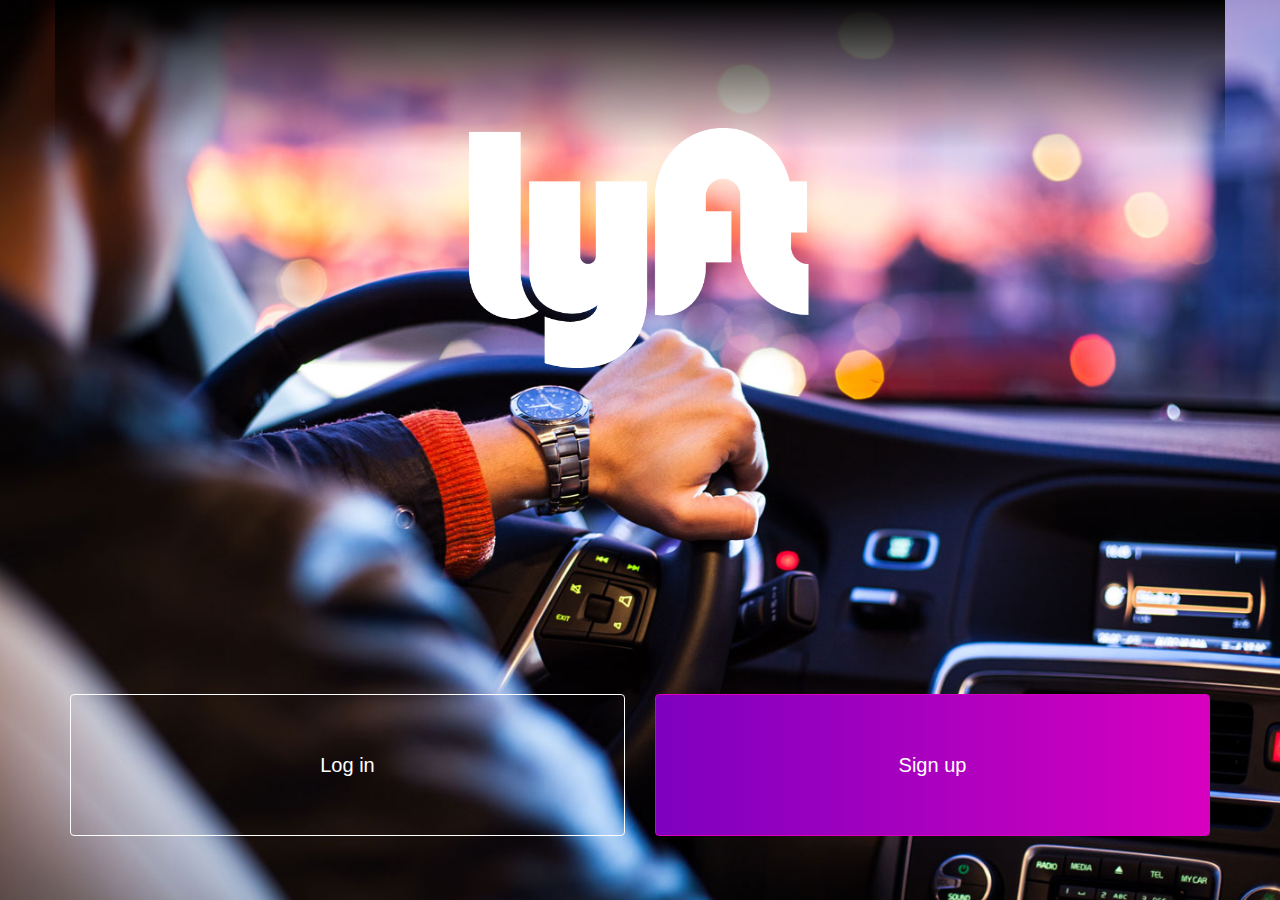
<file: index.html>
<!DOCTYPE html>
<html lang="en">
<head>
    <meta charset="utf-8">
    <meta http-equiv="X-UA-Compatible" content="IE=edge">
    <meta name="viewport" content="width=device-width, initial-scale=1">
    <title>Lyft</title>
    <link rel="stylesheet" href="css/bootstrap.min.css">
    <link rel="stylesheet icon" href="image/descarga.png">
    <link rel="stylesheet" href="css/main.css">
</head>
<body onload="init()">
<header>
    <div class="container header">
        <div class="row">
            <div class="col-xs-12 text-center">
                <img src="image/gio.png" alt="">
            </div>
        </div>
    </div>
</header>
<section>
    <div class="container">
       <div class="row">
            <div class="col-xs-6 text-right">
                <a href="mapa.html" class="btn btn-primary botonWhite">Log in</a>
            </div>
            <div class="col-xs-6 text-left">
                <a href="pais.html" class="btn btn-primary botonPink">Sign up</a>
            </div>
       </div>
    </div>
</section>
</body>
</html>
</file>
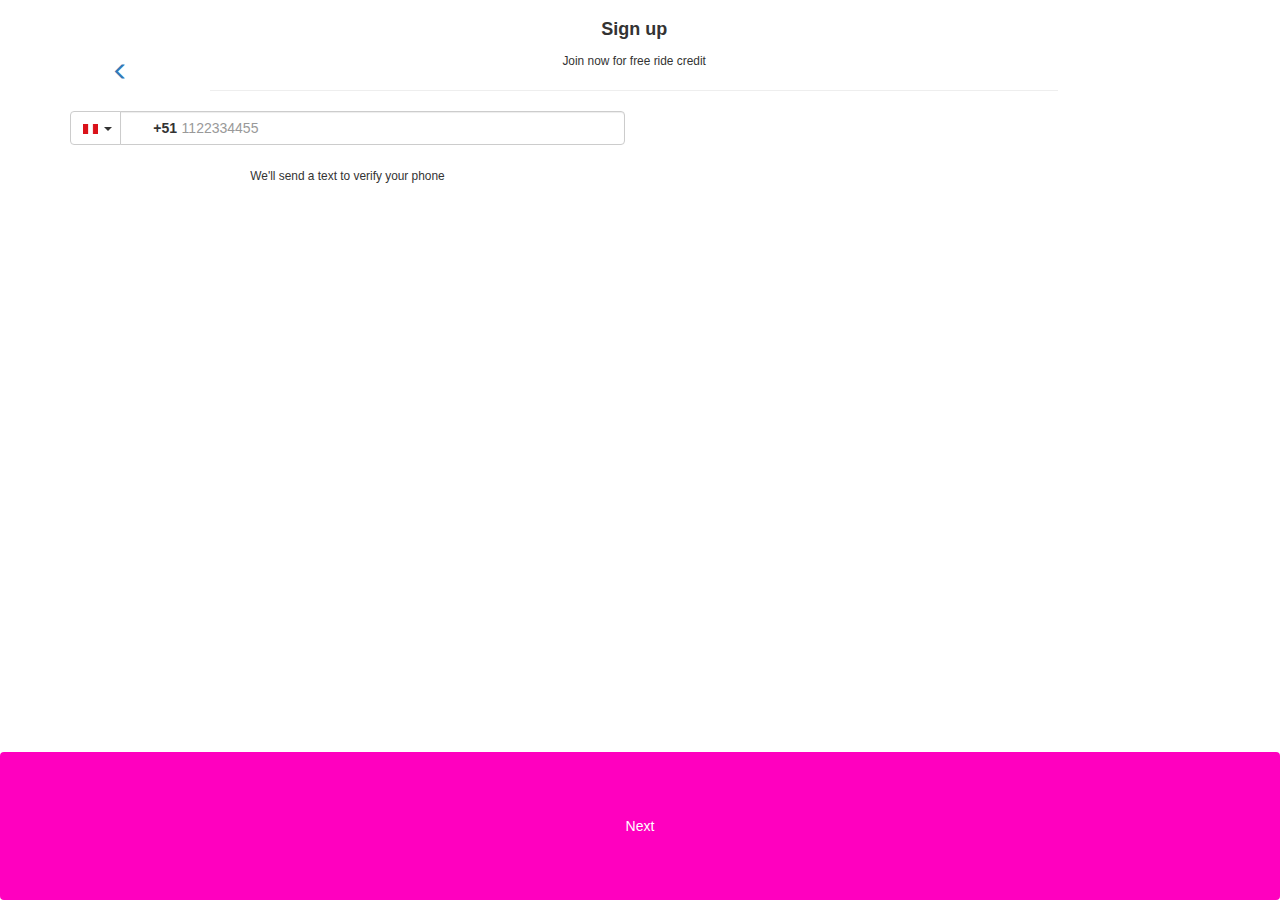
<file: pais.html>
<!DOCTYPE html>
<html lang="en">
<head>
    <meta charset="utf-8">
    <meta http-equiv="X-UA-Compatible" content="IE=edge">
    <meta name="viewport" content="width=device-width, initial-scale=1">
    <title>Lyft</title>
    <link rel="stylesheet" href="css/bootstrap.min.css">
    <link rel="stylesheet icon" href="image/descarga.png">
    <link rel="stylesheet" href="css/pais.css">
</head>
<body onload="init()">
    <header>
        <div class="container header">
            <div class="row">
                <div class="col-xs-3 text-center icono">
                    <a href="index.html"><i class="glyphicon glyphicon-menu-left"></i></a> 
                </div>
                <div class="col-xs-9 text-center"> 
                    <h3>Sign up</h3><br>
                    <small>Join now for free ride credit</small>
                    <hr>
                </div>
            </div>
        </div>
    </header>
    <section>
        <div class="container">
            <div class="row">
                <div class="col-lg-6">
                <div class="input-group">
                  <div class="input-group-btn">
                    <a href="paises.html" type="button" class="btn btn-default dropdown-toggle" >
                        <img class="img-responsive peru" id="peruFlag" src="image/peru.png" alt=""> 
                        <span class="caret"></span>
                    </a>
                  </div><!-- /btn-group -->
                  <span class="code"><strong>+51</strong></span>
                  <input id="number" type="text" onkeydown="validateNumber(event)" class="form-control" aria-label="..." placeholder="1122334455">
                </div><!-- /input-group -->
                <div id="mensajeNumber"></div>
                <br>
                <div class="text-center"><small>We'll send a text to verify your phone</small></div>
                
                </div><!-- /.col-lg-6 -->
            </div>
        </div>
    </section>
        <a id="next" class="btn btn-next">Next</a>
        
    <script
  src="https://code.jquery.com/jquery-1.12.4.min.js"
  integrity="sha256-ZosEbRLbNQzLpnKIkEdrPv7lOy9C27hHQ+Xp8a4MxAQ="
  crossorigin="anonymous"></script>

    <script src="js/common.js"></script>
    
    <script src="js/pais.js"></script>
</body>
</file>
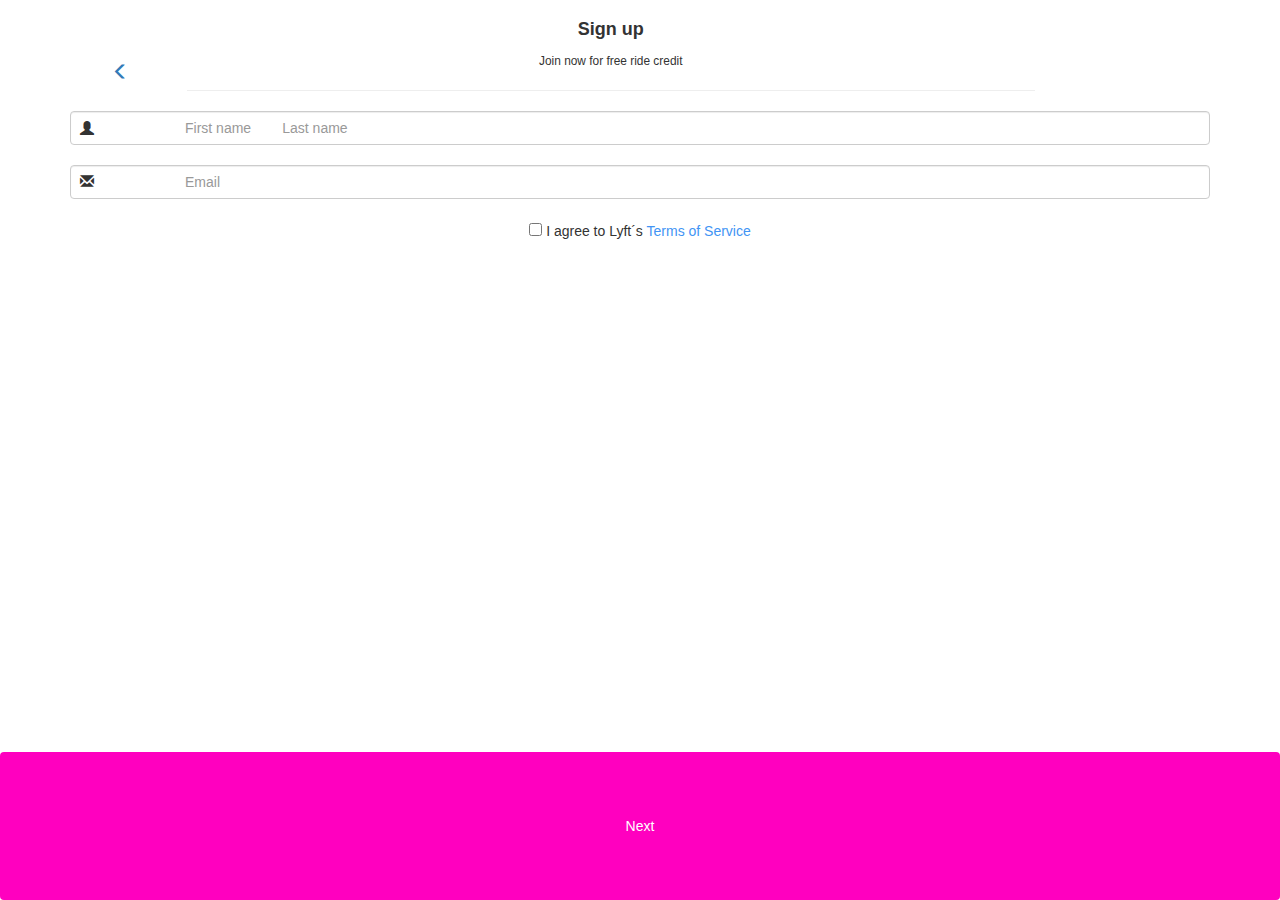
<file: signup.html>
<!DOCTYPE html>
<html lang="en">
<head>
    <meta charset="utf-8">
    <meta http-equiv="X-UA-Compatible" content="IE=edge">
    <meta name="viewport" content="width=device-width, initial-scale=1">
    <title>Lyft</title>
    <link rel="stylesheet" href="css/bootstrap.min.css">
    <link rel="stylesheet icon" href="image/descarga.png">
    <link rel="stylesheet" href="css/signup.css">
</head>
<body onload="init()">
    <header>
        <div class="container header">
            <div class="row">
                <div class="col-xs-3 text-center icono">
                    <a href="pais.html"><i class="glyphicon glyphicon-menu-left"></i></a>
                </div>
                <div class="col-xs-9 text-center"> 
                    <h3>Sign up</h3><br>
                    <small>Join now for free ride credit</small>
                    <hr>
                </div>
            </div>
        </div>
        
    </header>
    <section>
        <div class="container">
            <div class="row">
                <div class="col-xs-12">
                    <div class="inner">
                        <input class="form-control" onkeyup="validateName(event)" id="name" type="text" placeholder="First name        Last name"/>
                        <i class="glyphicon glyphicon-user"></i>
                    </div>
                    <div id="mensajeName"></div>
                    <br>
                    <div class="inner">
                        <input class="form-control" onkeyup="validateEmail(event)" id="email" type="text" placeholder="Email"/>
                         <i class="glyphicon glyphicon-envelope"></i>
                    </div>
                    <div id="mensajeEmail"></div>
                    <br>
                    <div class="text-center">
                        <input id="check" onchange="onCheck(event)" class="check" type="checkbox">
                        <span>I agree to Lyft´s 
                            <span class="blue-text">Terms of Service</span>
                        </span>                        
                    </div>
                    <div id="mensajeCheck"></div>
                </div>
            </div>
        </div>
    </section>
    <a type="button" id="next" class="btn btn-next">Next</a>
    
    <script src="js/signup.js"></script>
</body>
</file>
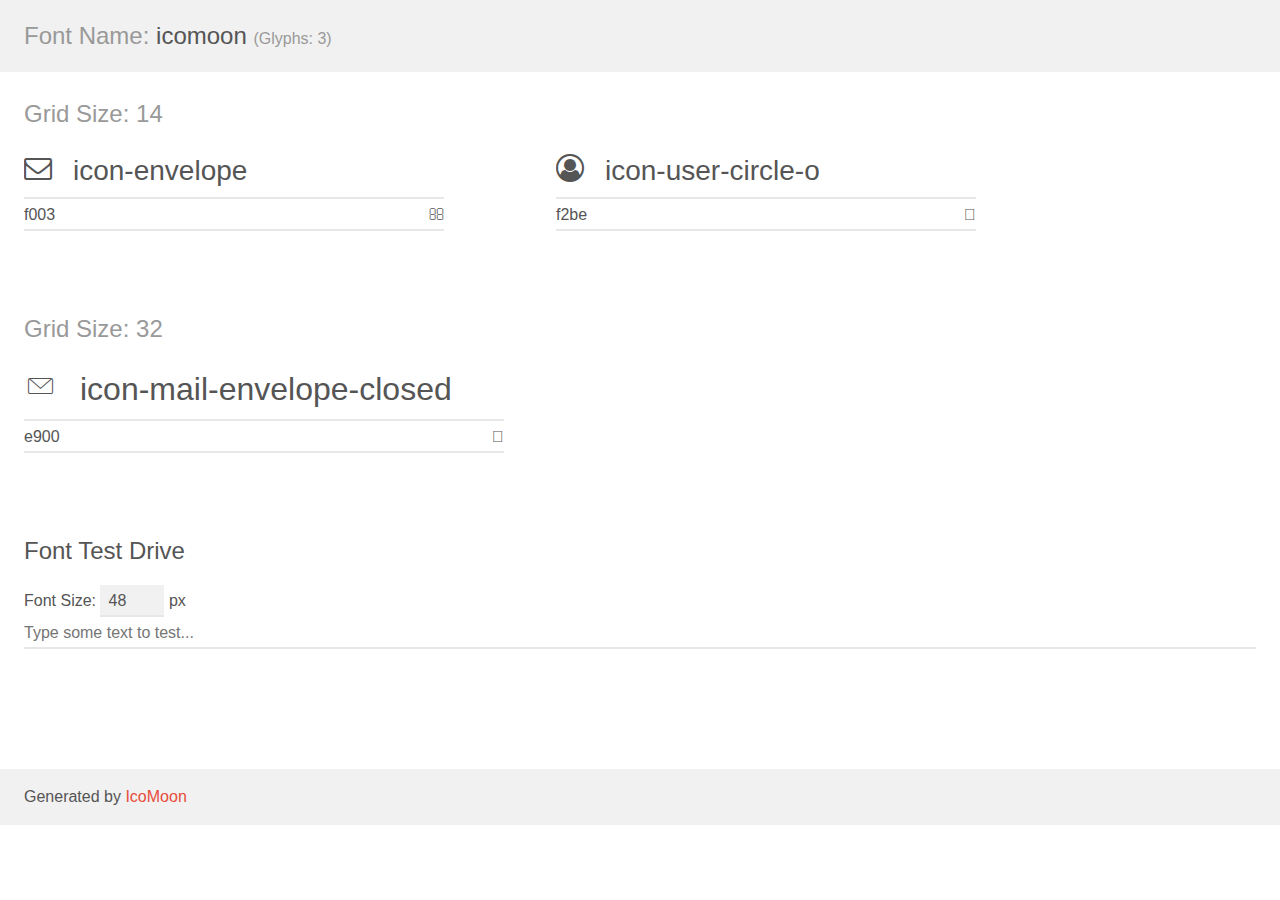
<file: icon/demo.html>
<!doctype html>
<html>
<head>
    <meta charset="utf-8">
    <title>IcoMoon Demo</title>
    <meta name="description" content="An Icon Font Generated By IcoMoon.io">
    <meta name="viewport" content="width=device-width, initial-scale=1">
    <link rel="stylesheet" href="demo-files/demo.css">
    <link rel="stylesheet" href="style.css"></head>
<body>
    <div class="bgc1 clearfix">
        <h1 class="mhmm mvm"><span class="fgc1">Font Name:</span> icomoon <small class="fgc1">(Glyphs:&nbsp;3)</small></h1>
    </div>
    <div class="clearfix mhl ptl">
        <h1 class="mvm mtn fgc1">Grid Size: 14</h1>
        <div class="glyph fs1">
            <div class="clearfix bshadow0 pbs">
                <span class="icon-envelope">
                
                </span>
                <span class="mls"> icon-envelope</span>
            </div>
            <fieldset class="fs0 size1of1 clearfix hidden-false">
                <input type="text" readonly value="f003" class="unit size1of2" />
                <input type="text" maxlength="1" readonly value="&#xf003;" class="unitRight size1of2 talign-right" />
            </fieldset>
            <div class="fs0 bshadow0 clearfix hidden-true">
                <span class="unit pvs fgc1">liga: </span>
                <input type="text" readonly value="" class="liga unitRight" />
            </div>
        </div>
        <div class="glyph fs1">
            <div class="clearfix bshadow0 pbs">
                <span class="icon-user-circle-o">
                
                </span>
                <span class="mls"> icon-user-circle-o</span>
            </div>
            <fieldset class="fs0 size1of1 clearfix hidden-false">
                <input type="text" readonly value="f2be" class="unit size1of2" />
                <input type="text" maxlength="1" readonly value="&#xf2be;" class="unitRight size1of2 talign-right" />
            </fieldset>
            <div class="fs0 bshadow0 clearfix hidden-true">
                <span class="unit pvs fgc1">liga: </span>
                <input type="text" readonly value="" class="liga unitRight" />
            </div>
        </div>
    </div>
    <div class="clearfix mhl ptl">
        <h1 class="mvm mtn fgc1">Grid Size: 32</h1>
        <div class="glyph fs2">
            <div class="clearfix bshadow0 pbs">
                <span class="icon-mail-envelope-closed">
                
                </span>
                <span class="mls"> icon-mail-envelope-closed</span>
            </div>
            <fieldset class="fs0 size1of1 clearfix hidden-false">
                <input type="text" readonly value="e900" class="unit size1of2" />
                <input type="text" maxlength="1" readonly value="&#xe900;" class="unitRight size1of2 talign-right" />
            </fieldset>
            <div class="fs0 bshadow0 clearfix hidden-true">
                <span class="unit pvs fgc1">liga: </span>
                <input type="text" readonly value="" class="liga unitRight" />
            </div>
        </div>
    </div>

    <!--[if gt IE 8]><!-->
    <div class="mhl clearfix mbl">
        <h1>Font Test Drive</h1>
        <label>
            Font Size: <input id="fontSize" type="number" class="textbox0 mbm"
            min="8" value="48" />
            px
        </label>
        <input id="testText" type="text" class="phl size1of1 mvl"
        placeholder="Type some text to test..." value=""/>
        <div id="testDrive" class="icon-">&nbsp;
        </div>
    </div>
    <!--<![endif]-->
    <div class="bgc1 clearfix">
        <p class="mhl">Generated by <a href="https://icomoon.io/app">IcoMoon</a></p>
    </div>

    <script src="demo-files/demo.js"></script>
</body>
</html>
</file>
<file: css/main.css>
body {
    background: url("../image/fondo.jpg") center center;
    background-size:cover;
    background-attachment: fixed;
}
header img {
    width:30%;
}
header .header {
    padding-top: 10%;
    height:150px ;
    background: -webkit-linear-gradient(black, rgba(255, 255, 0, 0));
    background: -o-linear-gradient(black, rgba(255, 255, 0, 0));
    background: -moz-linear-gradient(black, rgba(255, 255, 0, 0)); 
    background: linear-gradient(black, rgba(255, 255, 0, 0)); 
}
section {
    position: absolute;
    bottom:0px;
    right:0px;
    left:0px;
    margin: 0 auto;
    padding-bottom: 5%;
}
.btn {
    font-size: 20px;
    width:100%;
    padding: 10% 10%;
}
.botonPink {
    border-color: #D800BF;
    background: linear-gradient(to right, #7E00BF , #D800BF);
}
.botonWhite {
    background: none;
    border: solid 1px #fff;
}
</file>
<file: css/pais.css>
header h3{
    display: inline-block;
    font-size: 18px;
    font-weight: bold;
}
.icono{
    padding-top: 5%;
    padding-left: 0;
    margin-right: 2%;
    width:10%;
}
header i{
    font-size: 120%;
    left:14px;
}
.glyphicon {
    top:5px;
}
.peru {
    display: inline-block;
    padding-right: 10px;
}
.input-group-btn{
    width: 50px;
}
.btn .caret {
    margin-left: -8px;
}
.btn-next {
    background:#ff00bf;
    width:
        100%;
    border: none;
    color: #fff;
    padding: 5% 0;
    position: absolute;
    bottom:0;
}
.input-group {
    width: 100%;
}
.code {
    position: absolute;
    z-index:10;
    top:22%;
    left:15%;
}
#number {
    padding-left:12%; 
}
</file>
<file: css/signup.css>
header h3{
    display: inline-block;
    font-size: 18px;
    font-weight: bold;
}
.icono{
    padding-top: 5%;
    padding-left: 0;
    width:10%;
}
header i{
    font-size: 120%;
    left:14px;
}
.glyphicon {
    top:5px;
}
.input-group-btn{
    width: 50px;
}
.btn .caret {
    margin-left: -8px;
}
.btn-next {
    background:#ff00bf;
    width: 100%;
    border: none;
    color: #fff;
    padding: 5% 0;
    position: absolute;
    bottom:0;
} 
.inner {
    position: relative;
}
.inner .glyphicon-user {
    position: absolute;
    padding: 5px 0 5px 10px;
    pointer-events: none;
}
.inner .glyphicon-envelope {
    position: absolute;
    padding: 8px 0 5px 10px;
    pointer-events: none;
    top:5%;
}
.inner input {
    padding-left: 10%;
}
.blue-text {
    color:#4294f4;
}
.check {
    padding:5%;
}
</file>
<file: icon/demo-files/demo.css>
body {
  padding: 0;
  margin: 0;
  font-family: sans-serif;
  font-size: 1em;
  line-height: 1.5;
  color: #555;
  background: #fff;
}
h1 {
  font-size: 1.5em;
  font-weight: normal;
}
small {
  font-size: .66666667em;
}
a {
  color: #e74c3c;
  text-decoration: none;
}
a:hover, a:focus {
  box-shadow: 0 1px #e74c3c;
}
.bshadow0, input {
  box-shadow: inset 0 -2px #e7e7e7;
}
input:hover {
  box-shadow: inset 0 -2px #ccc;
}
input, fieldset {
  font-family: sans-serif;
  font-size: 1em;
  margin: 0;
  padding: 0;
  border: 0;
}
input {
  color: inherit;
  line-height: 1.5;
  height: 1.5em;
  padding: .25em 0;
}
input:focus {
  outline: none;
  box-shadow: inset 0 -2px #449fdb;
}
.glyph {
  font-size: 16px;
  width: 15em;
  padding-bottom: 1em;
  margin-right: 4em;
  margin-bottom: 1em;
  float: left;
  overflow: hidden;
}
.liga {
  width: 80%;
  width: calc(100% - 2.5em);
}
.talign-right {
  text-align: right;
}
.talign-center {
  text-align: center;
}
.bgc1 {
  background: #f1f1f1;
}
.fgc1 {
  color: #999;
}
.fgc0 {
  color: #000;
}
p {
  margin-top: 1em;
  margin-bottom: 1em;
}
.mvm {
  margin-top: .75em;
  margin-bottom: .75em;
}
.mtn {
  margin-top: 0;
}
.mtl, .mal {
  margin-top: 1.5em;
}
.mbl, .mal {
  margin-bottom: 1.5em;
}
.mal, .mhl {
  margin-left: 1.5em;
  margin-right: 1.5em;
}
.mhmm {
  margin-left: 1em;
  margin-right: 1em;
}
.mls {
  margin-left: .25em;
}
.ptl {
  padding-top: 1.5em;
}
.pbs, .pvs {
  padding-bottom: .25em;
}
.pvs, .pts {
  padding-top: .25em;
}
.unit {
  float: left;
}
.unitRight {
  float: right;
}
.size1of2 {
  width: 50%;
}
.size1of1 {
  width: 100%;
}
.clearfix:before, .clearfix:after {
  content: " ";
  display: table;
}
.clearfix:after {
  clear: both;
}
.hidden-true {
  display: none;
}
.textbox0 {
  width: 3em;
  background: #f1f1f1;
  padding: .25em .5em;
  line-height: 1.5;
  height: 1.5em;
}
#testDrive {
  display: block;
  padding-top: 24px;
  line-height: 1.5;
}
.fs0 {
  font-size: 16px;
}
.fs1 {
  font-size: 28px;
}
.fs2 {
  font-size: 32px;
}
</file>
<file: icon/style.css>
@font-face {
  font-family: 'icomoon';
  src:  url('fonts/icomoon.eot?nbufe1');
  src:  url('fonts/icomoon.eot?nbufe1#iefix') format('embedded-opentype'),
    url('fonts/icomoon.ttf?nbufe1') format('truetype'),
    url('fonts/icomoon.woff?nbufe1') format('woff'),
    url('fonts/icomoon.svg?nbufe1#icomoon') format('svg');
  font-weight: normal;
  font-style: normal;
}

[class^="icon-"], [class*=" icon-"] {
  /* use !important to prevent issues with browser extensions that change fonts */
  font-family: 'icomoon' !important;
  speak: none;
  font-style: normal;
  font-weight: normal;
  font-variant: normal;
  text-transform: none;
  line-height: 1;

  /* Better Font Rendering =========== */
  -webkit-font-smoothing: antialiased;
  -moz-osx-font-smoothing: grayscale;
}

.icon-envelope:before {
  content: "\f003";
}
.icon-user-circle-o:before {
  content: "\f2be";
}
.icon-mail-envelope-closed:before {
  content: "\e900";
}
</file>
